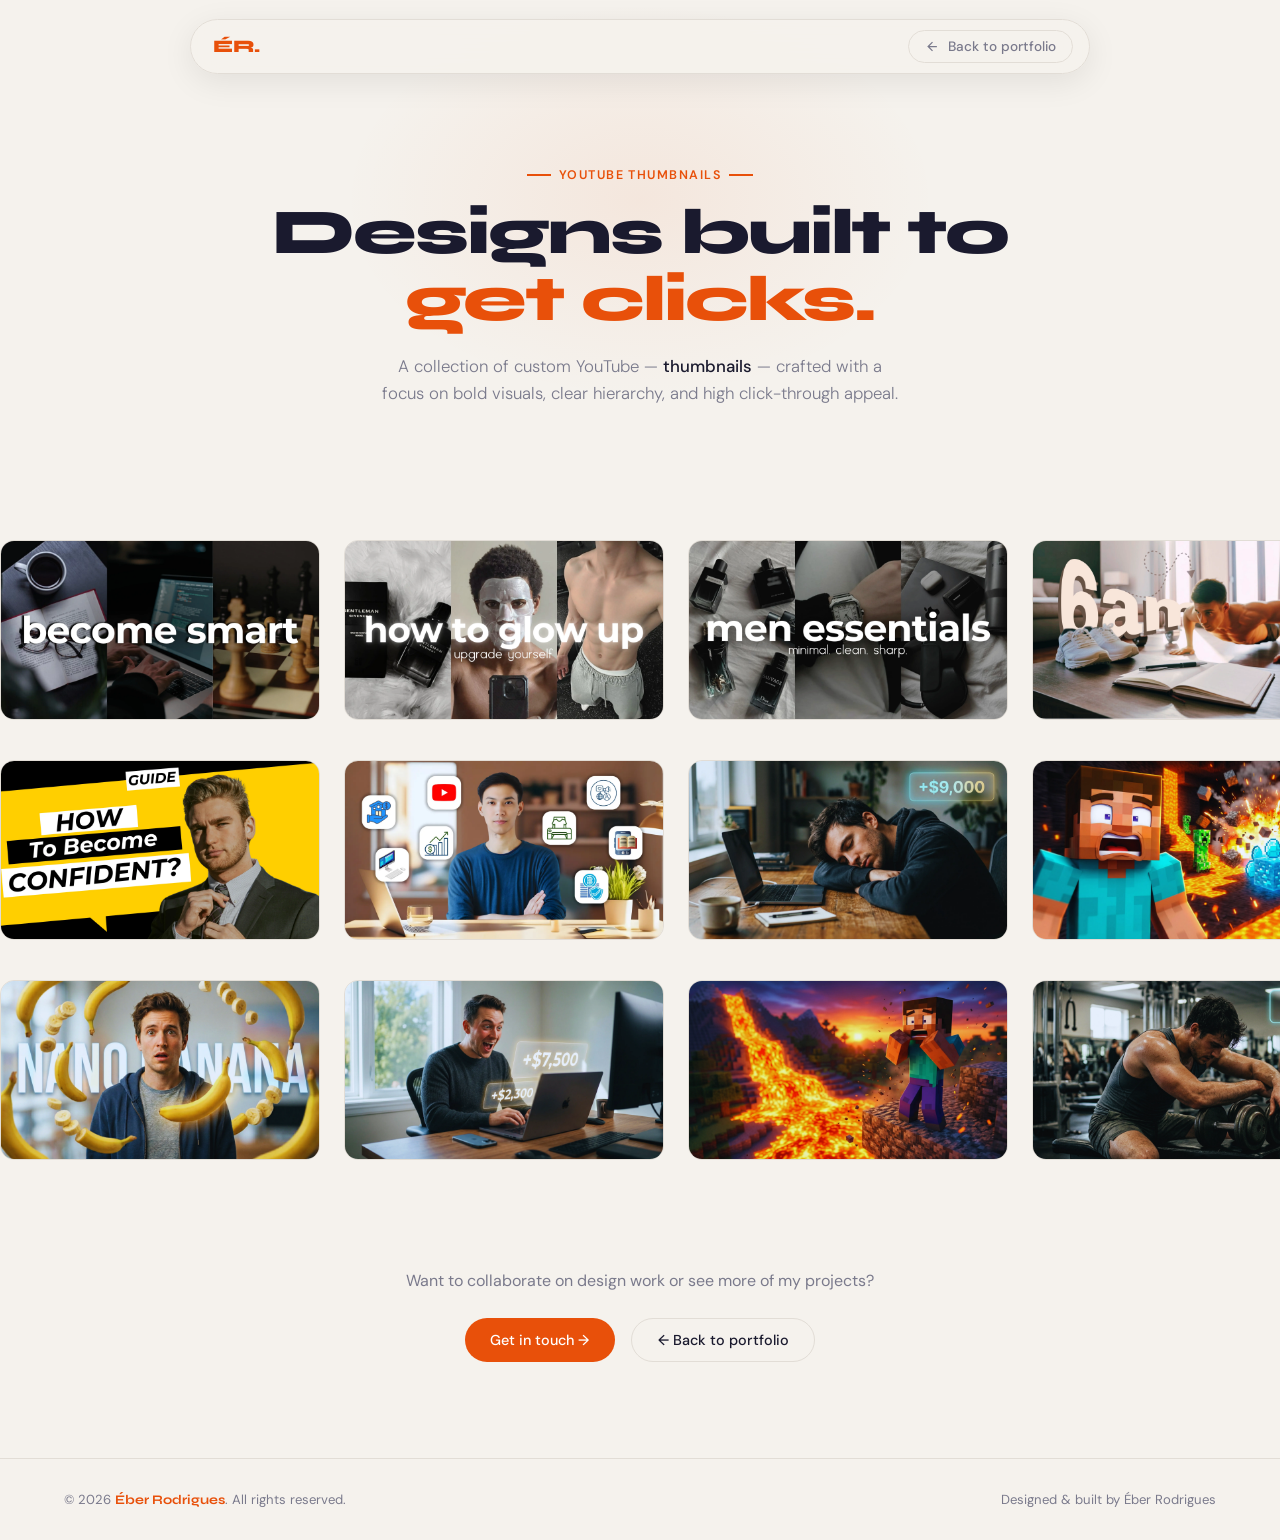
<file: thumbnails.html>
<!DOCTYPE html>
<html lang="en">
<head>
  <meta charset="UTF-8" />
  <meta name="viewport" content="width=device-width, initial-scale=1.0"/>
  <title>YouTube Templates — Éber Rodrigues</title>
  <link rel="preconnect" href="https://fonts.googleapis.com">
  <link href="https://fonts.googleapis.com/css2?family=Syne:wght@400;600;700;800&family=DM+Sans:ital,wght@0,300;0,400;0,500;1,300&display=swap" rel="stylesheet">
  <link rel="stylesheet" href="thumbnails.css">
</head>
<body>

  <!-- NAV -->
  <nav>
    <a href="index.html" class="nav-logo">ÉR.</a>
    <a href="index.html#projects" class="nav-back">
      <svg viewBox="0 0 24 24" fill="none" stroke="currentColor" stroke-width="2"><path d="M19 12H5M12 19l-7-7 7-7"/></svg>
      Back to portfolio
    </a>
  </nav>

  <!-- HERO -->
  <div class="page-hero">
    <div class="hero-eyebrow">YouTube Thumbnails</div>
    <h1 class="page-title">Designs built to<br><span>get clicks.</span></h1>
    <p class="page-subtitle">
      A collection of custom YouTube  — <strong>thumbnails</strong> — crafted with a focus on bold visuals, clear hierarchy, and high click-through appeal.
    </p>
  </div>

  <!-- ROW 1 (scrolls LEFT) — images 1–5 -->
  <div class="scroll-section">
    <div class="scroll-track row-1">
      <a href="images/1.webp" target="_blank" class="thumb-card"><img src="images/1.webp" alt="Template 1"><div class="thumb-overlay"><span class="overlay-tag"><svg viewBox="0 0 24 24" fill="none" stroke="currentColor" stroke-width="2"><path d="M15 12a3 3 0 1 1-6 0 3 3 0 0 1 6 0"/><path d="M2.458 12C3.732 7.943 7.523 5 12 5c4.478 0 8.268 2.943 9.542 7-1.274 4.057-5.064 7-9.542 7-4.477 0-8.268-2.943-9.542-7z"/></svg> View</span></div></a>
      <a href="images/2.webp" target="_blank" class="thumb-card"><img src="images/2.webp" alt="Template 2"><div class="thumb-overlay"><span class="overlay-tag"><svg viewBox="0 0 24 24" fill="none" stroke="currentColor" stroke-width="2"><path d="M15 12a3 3 0 1 1-6 0 3 3 0 0 1 6 0"/><path d="M2.458 12C3.732 7.943 7.523 5 12 5c4.478 0 8.268 2.943 9.542 7-1.274 4.057-5.064 7-9.542 7-4.477 0-8.268-2.943-9.542-7z"/></svg>View</span></div></a>
      <a href="images/3.webp" target="_blank" class="thumb-card"><img src="images/3.webp" alt="Template 3"><div class="thumb-overlay"><span class="overlay-tag"><svg viewBox="0 0 24 24" fill="none" stroke="currentColor" stroke-width="2"><path d="M15 12a3 3 0 1 1-6 0 3 3 0 0 1 6 0"/><path d="M2.458 12C3.732 7.943 7.523 5 12 5c4.478 0 8.268 2.943 9.542 7-1.274 4.057-5.064 7-9.542 7-4.477 0-8.268-2.943-9.542-7z"/></svg>View</span></div></a>
      <a href="images/4.webp" target="_blank" class="thumb-card"><img src="images/4.webp" alt="Template 4"><div class="thumb-overlay"><span class="overlay-tag"><svg viewBox="0 0 24 24" fill="none" stroke="currentColor" stroke-width="2"><path d="M15 12a3 3 0 1 1-6 0 3 3 0 0 1 6 0"/><path d="M2.458 12C3.732 7.943 7.523 5 12 5c4.478 0 8.268 2.943 9.542 7-1.274 4.057-5.064 7-9.542 7-4.477 0-8.268-2.943-9.542-7z"/></svg>View</span></div></a>
      <a href="images/5.webp" target="_blank" class="thumb-card"><img src="images/5.webp" alt="Template 5"><div class="thumb-overlay"><span class="overlay-tag"><svg viewBox="0 0 24 24" fill="none" stroke="currentColor" stroke-width="2"><path d="M15 12a3 3 0 1 1-6 0 3 3 0 0 1 6 0"/><path d="M2.458 12C3.732 7.943 7.523 5 12 5c4.478 0 8.268 2.943 9.542 7-1.274 4.057-5.064 7-9.542 7-4.477 0-8.268-2.943-9.542-7z"/></svg>View</span></div></a>
      <a href="images/1.webp" target="_blank" class="thumb-card"><img src="images/1.webp" alt="Template 1"><div class="thumb-overlay"><span class="overlay-tag"><svg viewBox="0 0 24 24" fill="none" stroke="currentColor" stroke-width="2"><path d="M15 12a3 3 0 1 1-6 0 3 3 0 0 1 6 0"/><path d="M2.458 12C3.732 7.943 7.523 5 12 5c4.478 0 8.268 2.943 9.542 7-1.274 4.057-5.064 7-9.542 7-4.477 0-8.268-2.943-9.542-7z"/></svg>View</span></div></a>
      <a href="images/2.webp" target="_blank" class="thumb-card"><img src="images/2.webp" alt="Template 2"><div class="thumb-overlay"><span class="overlay-tag"><svg viewBox="0 0 24 24" fill="none" stroke="currentColor" stroke-width="2"><path d="M15 12a3 3 0 1 1-6 0 3 3 0 0 1 6 0"/><path d="M2.458 12C3.732 7.943 7.523 5 12 5c4.478 0 8.268 2.943 9.542 7-1.274 4.057-5.064 7-9.542 7-4.477 0-8.268-2.943-9.542-7z"/></svg>View</span></div></a>
      <a href="images/3.webp" target="_blank" class="thumb-card"><img src="images/3.webp" alt="Template 3"><div class="thumb-overlay"><span class="overlay-tag"><svg viewBox="0 0 24 24" fill="none" stroke="currentColor" stroke-width="2"><path d="M15 12a3 3 0 1 1-6 0 3 3 0 0 1 6 0"/><path d="M2.458 12C3.732 7.943 7.523 5 12 5c4.478 0 8.268 2.943 9.542 7-1.274 4.057-5.064 7-9.542 7-4.477 0-8.268-2.943-9.542-7z"/></svg>View</span></div></a>
      <a href="images/4.webp" target="_blank" class="thumb-card"><img src="images/4.webp" alt="Template 4"><div class="thumb-overlay"><span class="overlay-tag"><svg viewBox="0 0 24 24" fill="none" stroke="currentColor" stroke-width="2"><path d="M15 12a3 3 0 1 1-6 0 3 3 0 0 1 6 0"/><path d="M2.458 12C3.732 7.943 7.523 5 12 5c4.478 0 8.268 2.943 9.542 7-1.274 4.057-5.064 7-9.542 7-4.477 0-8.268-2.943-9.542-7z"/></svg>View</span></div></a>
      <a href="images/5.webp" target="_blank" class="thumb-card"><img src="images/5.webp" alt="Template 5"><div class="thumb-overlay"><span class="overlay-tag"><svg viewBox="0 0 24 24" fill="none" stroke="currentColor" stroke-width="2"><path d="M15 12a3 3 0 1 1-6 0 3 3 0 0 1 6 0"/><path d="M2.458 12C3.732 7.943 7.523 5 12 5c4.478 0 8.268 2.943 9.542 7-1.274 4.057-5.064 7-9.542 7-4.477 0-8.268-2.943-9.542-7z"/></svg>View</span></div></a>
    </div>
  </div>

  <div class="row-divider"></div>

  <!-- ROW 2 (scrolls RIGHT) — images 6–10 -->
  <div class="scroll-section">
    <div class="scroll-track row-2">
      <a href="images/6.webp" target="_blank" class="thumb-card"><img src="images/6.webp" alt="Template 6"><div class="thumb-overlay"><span class="overlay-tag"><svg viewBox="0 0 24 24" fill="none" stroke="currentColor" stroke-width="2"><path d="M15 12a3 3 0 1 1-6 0 3 3 0 0 1 6 0"/><path d="M2.458 12C3.732 7.943 7.523 5 12 5c4.478 0 8.268 2.943 9.542 7-1.274 4.057-5.064 7-9.542 7-4.477 0-8.268-2.943-9.542-7z"/></svg>View</span></div></a>
      <a href="images/7.webp" target="_blank" class="thumb-card"><img src="images/7.webp" alt="Template 7"><div class="thumb-overlay"><span class="overlay-tag"><svg viewBox="0 0 24 24" fill="none" stroke="currentColor" stroke-width="2"><path d="M15 12a3 3 0 1 1-6 0 3 3 0 0 1 6 0"/><path d="M2.458 12C3.732 7.943 7.523 5 12 5c4.478 0 8.268 2.943 9.542 7-1.274 4.057-5.064 7-9.542 7-4.477 0-8.268-2.943-9.542-7z"/></svg>View</span></div></a>
      <a href="images/8.webp" target="_blank" class="thumb-card"><img src="images/8.webp" alt="Template 8"><div class="thumb-overlay"><span class="overlay-tag"><svg viewBox="0 0 24 24" fill="none" stroke="currentColor" stroke-width="2"><path d="M15 12a3 3 0 1 1-6 0 3 3 0 0 1 6 0"/><path d="M2.458 12C3.732 7.943 7.523 5 12 5c4.478 0 8.268 2.943 9.542 7-1.274 4.057-5.064 7-9.542 7-4.477 0-8.268-2.943-9.542-7z"/></svg>View</span></div></a>
      <a href="images/9.webp" target="_blank" class="thumb-card"><img src="images/9.webp" alt="Template 9"><div class="thumb-overlay"><span class="overlay-tag"><svg viewBox="0 0 24 24" fill="none" stroke="currentColor" stroke-width="2"><path d="M15 12a3 3 0 1 1-6 0 3 3 0 0 1 6 0"/><path d="M2.458 12C3.732 7.943 7.523 5 12 5c4.478 0 8.268 2.943 9.542 7-1.274 4.057-5.064 7-9.542 7-4.477 0-8.268-2.943-9.542-7z"/></svg>View</span></div></a>
      <a href="images/10.webp" target="_blank" class="thumb-card"><img src="images/10.webp" alt="Template 10"><div class="thumb-overlay"><span class="overlay-tag"><svg viewBox="0 0 24 24" fill="none" stroke="currentColor" stroke-width="2"><path d="M15 12a3 3 0 1 1-6 0 3 3 0 0 1 6 0"/><path d="M2.458 12C3.732 7.943 7.523 5 12 5c4.478 0 8.268 2.943 9.542 7-1.274 4.057-5.064 7-9.542 7-4.477 0-8.268-2.943-9.542-7z"/></svg>View</span></div></a>
      <a href="images/6.webp" target="_blank" class="thumb-card"><img src="images/6.webp" alt="Template 6"><div class="thumb-overlay"><span class="overlay-tag"><svg viewBox="0 0 24 24" fill="none" stroke="currentColor" stroke-width="2"><path d="M15 12a3 3 0 1 1-6 0 3 3 0 0 1 6 0"/><path d="M2.458 12C3.732 7.943 7.523 5 12 5c4.478 0 8.268 2.943 9.542 7-1.274 4.057-5.064 7-9.542 7-4.477 0-8.268-2.943-9.542-7z"/></svg>View</span></div></a>
      <a href="images/7.webp" target="_blank" class="thumb-card"><img src="images/7.webp" alt="Template 7"><div class="thumb-overlay"><span class="overlay-tag"><svg viewBox="0 0 24 24" fill="none" stroke="currentColor" stroke-width="2"><path d="M15 12a3 3 0 1 1-6 0 3 3 0 0 1 6 0"/><path d="M2.458 12C3.732 7.943 7.523 5 12 5c4.478 0 8.268 2.943 9.542 7-1.274 4.057-5.064 7-9.542 7-4.477 0-8.268-2.943-9.542-7z"/></svg>View</span></div></a>
      <a href="images/8.webp" target="_blank" class="thumb-card"><img src="images/8.webp" alt="Template 8"><div class="thumb-overlay"><span class="overlay-tag"><svg viewBox="0 0 24 24" fill="none" stroke="currentColor" stroke-width="2"><path d="M15 12a3 3 0 1 1-6 0 3 3 0 0 1 6 0"/><path d="M2.458 12C3.732 7.943 7.523 5 12 5c4.478 0 8.268 2.943 9.542 7-1.274 4.057-5.064 7-9.542 7-4.477 0-8.268-2.943-9.542-7z"/></svg>View</span></div></a>
      <a href="images/9.webp" target="_blank" class="thumb-card"><img src="images/9.webp" alt="Template 9"><div class="thumb-overlay"><span class="overlay-tag"><svg viewBox="0 0 24 24" fill="none" stroke="currentColor" stroke-width="2"><path d="M15 12a3 3 0 1 1-6 0 3 3 0 0 1 6 0"/><path d="M2.458 12C3.732 7.943 7.523 5 12 5c4.478 0 8.268 2.943 9.542 7-1.274 4.057-5.064 7-9.542 7-4.477 0-8.268-2.943-9.542-7z"/></svg>View</span></div></a>
      <a href="images/10.webp" target="_blank" class="thumb-card"><img src="images/10.webp" alt="Template 10"><div class="thumb-overlay"><span class="overlay-tag"><svg viewBox="0 0 24 24" fill="none" stroke="currentColor" stroke-width="2"><path d="M15 12a3 3 0 1 1-6 0 3 3 0 0 1 6 0"/><path d="M2.458 12C3.732 7.943 7.523 5 12 5c4.478 0 8.268 2.943 9.542 7-1.274 4.057-5.064 7-9.542 7-4.477 0-8.268-2.943-9.542-7z"/></svg>View</span></div></a>
    </div>
  </div>

  <div class="row-divider"></div>

  <!-- ROW 3 (scrolls LEFT, slower) — images 11–15 -->
  <div class="scroll-section">
    <div class="scroll-track row-3">
      <a href="images/11.webp" target="_blank" class="thumb-card"><img src="images/11.webp" alt="Template 11"><div class="thumb-overlay"><span class="overlay-tag"><svg viewBox="0 0 24 24" fill="none" stroke="currentColor" stroke-width="2"><path d="M15 12a3 3 0 1 1-6 0 3 3 0 0 1 6 0"/><path d="M2.458 12C3.732 7.943 7.523 5 12 5c4.478 0 8.268 2.943 9.542 7-1.274 4.057-5.064 7-9.542 7-4.477 0-8.268-2.943-9.542-7z"/></svg>View</span></div></a>
      <a href="images/12.webp" target="_blank" class="thumb-card"><img src="images/12.webp" alt="Template 12"><div class="thumb-overlay"><span class="overlay-tag"><svg viewBox="0 0 24 24" fill="none" stroke="currentColor" stroke-width="2"><path d="M15 12a3 3 0 1 1-6 0 3 3 0 0 1 6 0"/><path d="M2.458 12C3.732 7.943 7.523 5 12 5c4.478 0 8.268 2.943 9.542 7-1.274 4.057-5.064 7-9.542 7-4.477 0-8.268-2.943-9.542-7z"/></svg>View</span></div></a>
      <a href="images/13.webp" target="_blank" class="thumb-card"><img src="images/13.webp" alt="Template 13"><div class="thumb-overlay"><span class="overlay-tag"><svg viewBox="0 0 24 24" fill="none" stroke="currentColor" stroke-width="2"><path d="M15 12a3 3 0 1 1-6 0 3 3 0 0 1 6 0"/><path d="M2.458 12C3.732 7.943 7.523 5 12 5c4.478 0 8.268 2.943 9.542 7-1.274 4.057-5.064 7-9.542 7-4.477 0-8.268-2.943-9.542-7z"/></svg>View</span></div></a>
      <a href="images/14.webp" target="_blank" class="thumb-card"><img src="images/14.webp" alt="Template 14"><div class="thumb-overlay"><span class="overlay-tag"><svg viewBox="0 0 24 24" fill="none" stroke="currentColor" stroke-width="2"><path d="M15 12a3 3 0 1 1-6 0 3 3 0 0 1 6 0"/><path d="M2.458 12C3.732 7.943 7.523 5 12 5c4.478 0 8.268 2.943 9.542 7-1.274 4.057-5.064 7-9.542 7-4.477 0-8.268-2.943-9.542-7z"/></svg>View</span></div></a>
      <a href="images/15.webp" target="_blank" class="thumb-card"><img src="images/15.webp" alt="Template 15"><div class="thumb-overlay"><span class="overlay-tag"><svg viewBox="0 0 24 24" fill="none" stroke="currentColor" stroke-width="2"><path d="M15 12a3 3 0 1 1-6 0 3 3 0 0 1 6 0"/><path d="M2.458 12C3.732 7.943 7.523 5 12 5c4.478 0 8.268 2.943 9.542 7-1.274 4.057-5.064 7-9.542 7-4.477 0-8.268-2.943-9.542-7z"/></svg>View</span></div></a>
      <a href="images/11.webp" target="_blank" class="thumb-card"><img src="images/11.webp" alt="Template 11"><div class="thumb-overlay"><span class="overlay-tag"><svg viewBox="0 0 24 24" fill="none" stroke="currentColor" stroke-width="2"><path d="M15 12a3 3 0 1 1-6 0 3 3 0 0 1 6 0"/><path d="M2.458 12C3.732 7.943 7.523 5 12 5c4.478 0 8.268 2.943 9.542 7-1.274 4.057-5.064 7-9.542 7-4.477 0-8.268-2.943-9.542-7z"/></svg>View</span></div></a>
      <a href="images/12.webp" target="_blank" class="thumb-card"><img src="images/12.webp" alt="Template 12"><div class="thumb-overlay"><span class="overlay-tag"><svg viewBox="0 0 24 24" fill="none" stroke="currentColor" stroke-width="2"><path d="M15 12a3 3 0 1 1-6 0 3 3 0 0 1 6 0"/><path d="M2.458 12C3.732 7.943 7.523 5 12 5c4.478 0 8.268 2.943 9.542 7-1.274 4.057-5.064 7-9.542 7-4.477 0-8.268-2.943-9.542-7z"/></svg>View</span></div></a>
      <a href="images/13.webp" target="_blank" class="thumb-card"><img src="images/13.webp" alt="Template 13"><div class="thumb-overlay"><span class="overlay-tag"><svg viewBox="0 0 24 24" fill="none" stroke="currentColor" stroke-width="2"><path d="M15 12a3 3 0 1 1-6 0 3 3 0 0 1 6 0"/><path d="M2.458 12C3.732 7.943 7.523 5 12 5c4.478 0 8.268 2.943 9.542 7-1.274 4.057-5.064 7-9.542 7-4.477 0-8.268-2.943-9.542-7z"/></svg>View</span></div></a>
      <a href="images/14.webp" target="_blank" class="thumb-card"><img src="images/14.webp" alt="Template 14"><div class="thumb-overlay"><span class="overlay-tag"><svg viewBox="0 0 24 24" fill="none" stroke="currentColor" stroke-width="2"><path d="M15 12a3 3 0 1 1-6 0 3 3 0 0 1 6 0"/><path d="M2.458 12C3.732 7.943 7.523 5 12 5c4.478 0 8.268 2.943 9.542 7-1.274 4.057-5.064 7-9.542 7-4.477 0-8.268-2.943-9.542-7z"/></svg>View</span></div></a>
      <a href="images/15.webp" target="_blank" class="thumb-card"><img src="images/15.webp" alt="Template 15"><div class="thumb-overlay"><span class="overlay-tag"><svg viewBox="0 0 24 24" fill="none" stroke="currentColor" stroke-width="2"><path d="M15 12a3 3 0 1 1-6 0 3 3 0 0 1 6 0"/><path d="M2.458 12C3.732 7.943 7.523 5 12 5c4.478 0 8.268 2.943 9.542 7-1.274 4.057-5.064 7-9.542 7-4.477 0-8.268-2.943-9.542-7z"/></svg>View</span></div></a>
    </div>
  </div>

  <!-- BOTTOM CTA -->
  <div class="bottom-cta">
    <p>Want to collaborate on design work or see more of my projects?</p>
    <div class="cta-buttons">
      <a href="index.html#contact" class="btn btn-primary">Get in touch →</a>
      <a href="index.html" class="btn btn-outline">← Back to portfolio</a>
    </div>
  </div>

  <!-- FOOTER -->
  <footer>
    <div>© 2026 <span>Éber Rodrigues</span>. All rights reserved.</div>
    <div>Designed & built by Éber Rodrigues</div>
  </footer>

</body>
</html>
</file>
<file: thumbnails.css>
*, *::before, *::after { box-sizing: border-box; margin: 0; padding: 0; }

:root {
  --bg: #F5F2ED;
  --surface: #FFFFFF;
  --accent: #E8500A;
  --text: #1A1A2E;
  --text-muted: #7A7A8C;
  --border: #E2DDD6;
}

html { scroll-behavior: smooth; }

body {
  font-family: 'DM Sans', sans-serif;
  background: var(--bg);
  color: var(--text);
  overflow-x: hidden;
  min-height: 100vh;
}

/* ─── NAV ─── */
nav {
  position: fixed;
  top: 1.2rem;
  left: 50%;
  transform: translateX(-50%);
  z-index: 100;
  display: flex;
  align-items: center;
  justify-content: space-between;
  width: calc(100% - 4rem);
  max-width: 900px;
  padding: 0.6rem 1rem 0.6rem 1.4rem;
  background: rgba(245, 242, 237, 0.9);
  backdrop-filter: blur(16px);
  -webkit-backdrop-filter: blur(16px);
  border: 1.5px solid var(--border);
  border-radius: 100px;
  box-shadow: 0 8px 32px rgba(0,0,0,0.08);
}

.nav-logo {
  font-family: "Syne", sans-serif;
  font-weight: 800;
  font-size: 1.1rem;
  color: var(--accent);
  letter-spacing: -0.5px;
  text-decoration: none;
  flex-shrink: 0;
}

.nav-back {
  display: inline-flex;
  align-items: center;
  gap: 0.5rem;
  font-size: 0.85rem;
  font-weight: 500;
  color: var(--text-muted);
  text-decoration: none;
  padding: 0.45rem 1rem;
  border-radius: 100px;
  border: 1.5px solid var(--border);
  background: transparent;
  transition: all 0.2s ease;
}

.nav-back:hover {
  color: var(--accent);
  border-color: var(--accent);
  transform: translateX(-2px);
}

.nav-back svg {
  width: 15px;
  height: 15px;
  flex-shrink: 0;
  transition: transform 0.2s ease;
}

.nav-back:hover svg {
  transform: translateX(-2px);
}

@media (max-width: 600px) {
  nav {
    width: calc(100% - 2rem);
    top: 0.75rem;
  }
  .nav-back span { display: none; }
}

/* ─── HERO ─── */
.page-hero {
  padding: 10rem 5% 5rem;
  text-align: center;
  position: relative;
  overflow: hidden;
}
.page-hero::before {
  content: '';
  position: absolute;
  top: 0; left: 50%; transform: translateX(-50%);
  width: 600px; height: 400px;
  background: radial-gradient(ellipse, rgba(232,80,10,0.07) 0%, transparent 70%);
  pointer-events: none;
}
.hero-eyebrow {
  display: inline-flex; align-items: center; gap: 0.5rem;
  font-size: 0.78rem; font-weight: 600; letter-spacing: 0.12em;
  color: var(--accent); text-transform: uppercase;
  margin-bottom: 1rem;
}
.hero-eyebrow::before, .hero-eyebrow::after {
  content: ''; display: block; width: 24px; height: 2px; background: var(--accent);
}
.page-title {
  font-family: 'Syne', sans-serif;
  font-size: clamp(2.4rem, 5vw, 4rem);
  font-weight: 800;
  letter-spacing: -2px;
  line-height: 1.05;
  margin-bottom: 1.2rem;
}
.page-title span { color: var(--accent); }
.page-subtitle {
  font-size: 1.05rem; font-weight: 300;
  color: var(--text-muted); line-height: 1.65;
  max-width: 520px; margin: 0 auto 2.5rem;
}
.page-subtitle strong { color: var(--text); font-weight: 500; }

/* ─── INFINITE SCROLL ROWS ─── */
.scroll-section {
  width: 100%;
  overflow: hidden;
  padding: 0.75rem 0;
}
.scroll-track {
  display: flex;
  gap: 1.5rem;
  width: max-content;
}
.scroll-track.row-1 { animation: scrollLeft 35s linear infinite; }
.scroll-track.row-2 { animation: scrollRight 40s linear infinite; }
.scroll-track.row-3 { animation: scrollLeft 45s linear infinite; }
.scroll-track:hover { animation-play-state: paused; }

@keyframes scrollLeft {
  from { transform: translateX(0); }
  to   { transform: translateX(-50%); }
}
@keyframes scrollRight {
  from { transform: translateX(-50%); }
  to   { transform: translateX(0); }
}

/* ─── THUMBNAIL CARD ─── */
a.thumb-card { text-decoration: none; }
.thumb-card {
  position: relative;
  flex-shrink: 0;
  width: 320px;
  height: 180px;
  border-radius: 14px;
  overflow: hidden;
  border: 1.5px solid var(--border);
  cursor: pointer;
  transition: transform 0.3s ease, box-shadow 0.3s ease, border-color 0.3s ease;
  background: var(--surface);
}
.thumb-card:hover {
  transform: translateY(-8px) scale(1.02);
  box-shadow: 0 20px 48px rgba(0,0,0,0.12);
  border-color: var(--accent);
}
.thumb-card img {
  width: 100%; height: 100%;
  object-fit: cover;
  display: block;
  transition: transform 0.4s ease;
}
.thumb-card:hover img { transform: scale(1.04); }

/* Hover overlay */
.thumb-overlay {
  position: absolute; inset: 0;
  background: rgba(26,26,46,0.75);
  display: flex; align-items: center; justify-content: center;
  opacity: 0;
  transition: opacity 0.3s ease;
  backdrop-filter: blur(2px);
}
.thumb-card:hover .thumb-overlay { opacity: 1; }
.overlay-tag {
  display: flex; align-items: center; gap: 0.5rem;
  background: var(--accent);
  color: #fff;
  font-size: 0.8rem; font-weight: 700;
  padding: 0.5rem 1.1rem;
  border-radius: 100px;
  letter-spacing: 0.04em;
}
.overlay-tag svg { width: 14px; height: 14px; }

/* ─── DIVIDER ─── */
.row-divider { padding: 0.5rem 0; }

/* ─── BOTTOM CTA ─── */
.bottom-cta {
  text-align: center;
  padding: 6rem 5%;
}
.bottom-cta p {
  font-size: 1rem; color: var(--text-muted);
  margin-bottom: 1.5rem; line-height: 1.65;
}
.btn {
  display: inline-flex; align-items: center; gap: 0.5rem;
  padding: 0.75rem 1.6rem;
  border-radius: 100px;
  font-family: 'DM Sans', sans-serif;
  font-size: 0.9rem; font-weight: 500;
  cursor: pointer; text-decoration: none;
  transition: all 0.2s ease;
  border: none;
}
.btn-primary { background: var(--accent); color: #fff; }
.btn-primary:hover { background: #C94008; transform: translateY(-2px); box-shadow: 0 8px 20px rgba(232,80,10,0.25); }
.btn-outline { background: transparent; color: var(--text); border: 1.5px solid var(--border); }
.btn-outline:hover { border-color: var(--text); transform: translateY(-2px); }
.cta-buttons { display: flex; gap: 1rem; justify-content: center; flex-wrap: wrap; }

/* ─── FOOTER ─── */
footer {
  padding: 2rem 5%;
  border-top: 1px solid var(--border);
  display: flex; align-items: center; justify-content: space-between;
  font-size: 0.82rem; color: var(--text-muted);
}
footer span { font-family: 'Syne', sans-serif; font-weight: 700; color: var(--accent); }

/* ─── FADE IN ─── */
@keyframes fadeUp {
  from { opacity: 0; transform: translateY(20px); }
  to { opacity: 1; transform: translateY(0); }
}
.page-hero > * { animation: fadeUp 0.7s ease both; }
.page-hero > *:nth-child(2) { animation-delay: 0.1s; }
.page-hero > *:nth-child(3) { animation-delay: 0.2s; }
.page-hero > *:nth-child(4) { animation-delay: 0.3s; }

@media (max-width: 768px) {
  .thumb-card { width: 240px; height: 135px; }
}
</file>
